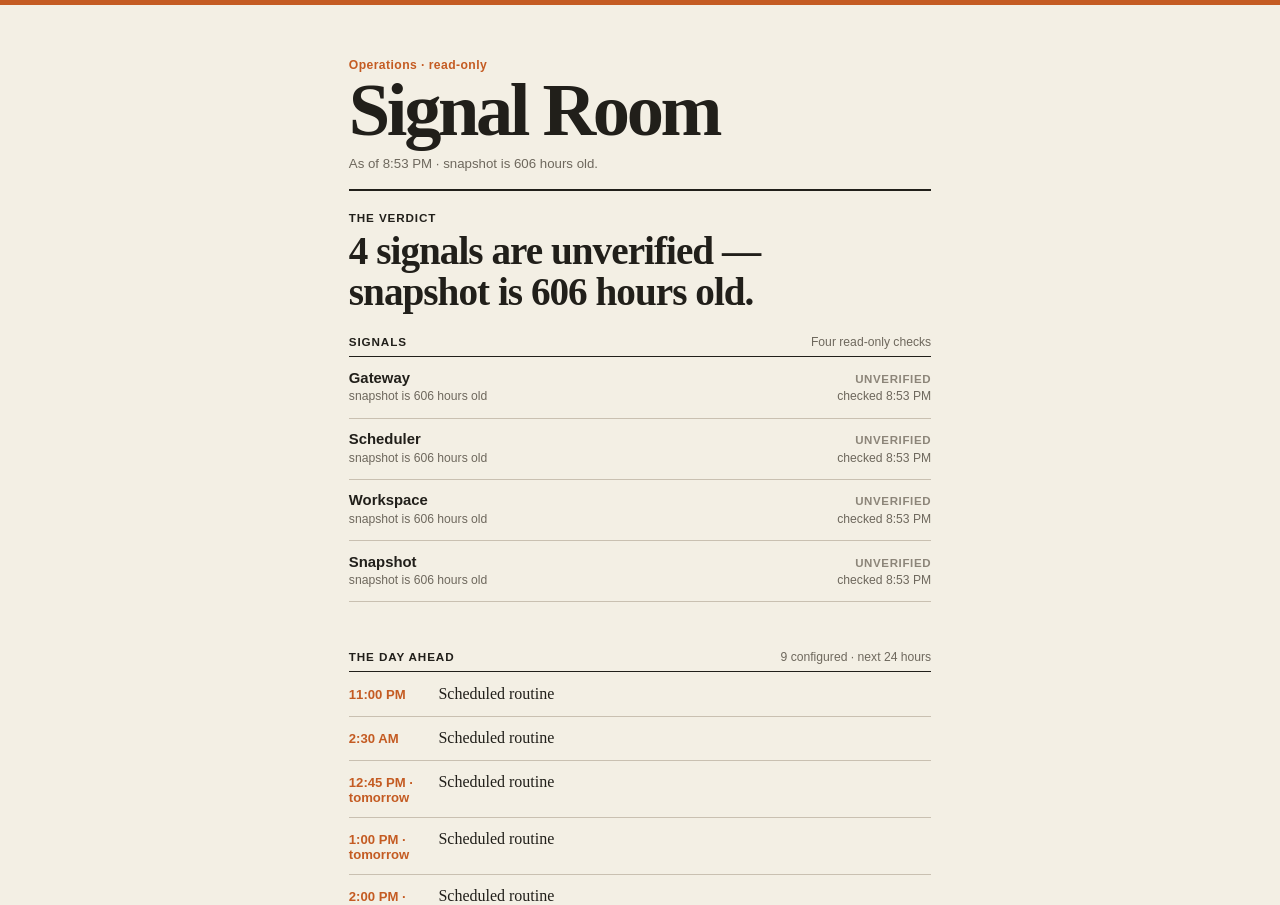
<file: index.html>
<!doctype html>
<html lang="en">
<meta charset="utf-8">
<meta name="viewport" content="width=device-width, initial-scale=1">
<title>Signal Room · Operations</title>
<meta http-equiv="refresh" content="0; url=./app/">
<link rel="canonical" href="./app/">
<a href="./app/">Open Signal Room · Operations</a>
</html>
</file>
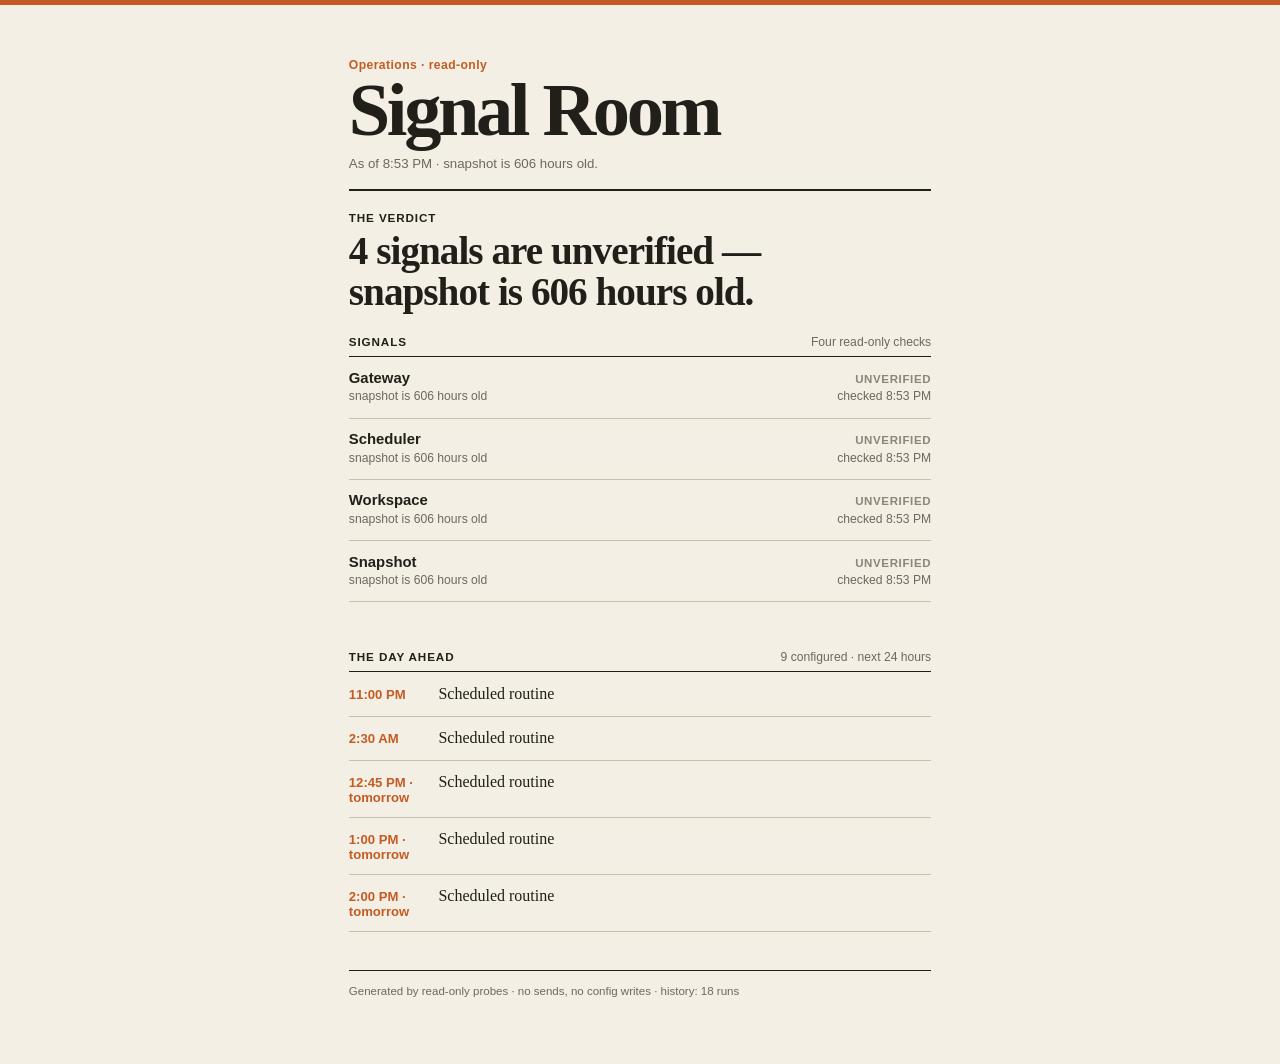
<file: app/index.html>
<!doctype html>
<html lang="en">
  <head>
    <meta charset="utf-8" />
    <meta name="viewport" content="width=device-width, initial-scale=1" />
    <meta name="description" content="A read-only operational signal report generated from local probes." />
    <meta name="theme-color" content="#f3efe4" />
    <title>Signal Room · Operations</title>
    <link rel="stylesheet" href="./style.css?v=d442d761738d" />
  </head>
  <body>
    <a class="skip-link" href="#main">Skip to signals</a>
    <main id="main" class="report">
      <header class="masthead">
        <p class="edition">Operations · read-only</p>
        <h1>Signal Room</h1>
        <p class="as-of" id="as-of" aria-live="polite">Reading snapshot…</p>
        <p class="sample-notice" id="sample-notice" hidden>Sample data — not live</p>
      </header>

      <section class="verdict" aria-labelledby="verdict-title">
        <h2 id="verdict-title">The verdict</h2>
        <p id="verdict-copy" aria-live="polite">Checking the four signals.</p>
      </section>

      <section class="signals" aria-labelledby="signals-title">
        <header class="section-heading">
          <h2 id="signals-title">Signals</h2>
          <span>Four read-only checks</span>
        </header>
        <div id="signal-list" class="signal-list" aria-live="polite"></div>
      </section>

      <section class="day-ahead" aria-labelledby="day-ahead-title">
        <header class="section-heading">
          <h2 id="day-ahead-title">The Day Ahead</h2>
          <span id="schedule-summary">Next 24 hours</span>
        </header>
        <ol id="schedule-list" class="schedule-list"></ol>
      </section>

      <footer class="colophon" id="colophon">
        Generated by read-only probes · no sends, no config writes · history unavailable
      </footer>
    </main>
    <script src="./app.js?v=03fc6202a6ea"></script>
  </body>
</html>
</file>
<file: app/style.css>
:root {
  --paper: #f3efe4;
  --paper-deep: #e7e0d2;
  --ink: #211f1a;
  --muted: #6e685d;
  --quiet: #8c8579;
  --rule: #c9c0b1;
  --accent: #c45b22;
  --down: #9f3329;
  --serif: "New York", Charter, Georgia, "Times New Roman", serif;
  --sans: "Avenir Next", Avenir, "Segoe UI", Helvetica, Arial, sans-serif;
  --mono: "SFMono-Regular", Menlo, Consolas, monospace;
}

* { box-sizing: border-box; }

html { background: var(--paper-deep); }

body {
  min-width: 20rem;
  margin: 0;
  color: var(--ink);
  background: var(--paper);
  font-family: var(--sans);
  -webkit-font-smoothing: antialiased;
}

h1, h2, h3, p { margin: 0; }

.skip-link {
  position: absolute;
  left: 1rem;
  top: -4rem;
  z-index: 1;
  background: var(--ink);
  color: var(--paper);
  padding: 0.65rem 0.85rem;
}

.skip-link:focus { top: 1rem; }

.report {
  width: min(100%, 40rem);
  min-height: 100dvh;
  margin: 0 auto;
  padding: 1.4rem 1.15rem 2.2rem;
}

.masthead {
  padding-bottom: 1rem;
  border-bottom: 0.15rem solid var(--ink);
}

.edition {
  margin-bottom: 0.3rem;
  color: var(--accent);
  font-size: 0.76rem;
  font-weight: 650;
  letter-spacing: 0.035em;
}

h1 {
  font-family: var(--serif);
  font-size: clamp(2.6rem, 13vw, 4.65rem);
  font-weight: 700;
  letter-spacing: -0.045em;
  line-height: 0.9;
}

.as-of {
  margin-top: 0.7rem;
  color: var(--muted);
  font-size: 0.83rem;
  font-variant-numeric: tabular-nums;
  line-height: 1.35;
}

.sample-notice {
  margin-top: 0.7rem;
  border-left: 0.2rem solid var(--accent);
  padding-left: 0.65rem;
  color: var(--ink);
  font-size: 0.82rem;
  font-weight: 650;
}

.verdict { padding: 1.3rem 0 1.45rem; }

.verdict h2,
.section-heading h2 {
  font-size: 0.73rem;
  font-weight: 700;
  letter-spacing: 0.075em;
  text-transform: uppercase;
}

.verdict p {
  max-width: 22ch;
  margin-top: 0.42rem;
  font-family: var(--serif);
  font-size: clamp(1.75rem, 7vw, 2.45rem);
  font-weight: 600;
  letter-spacing: -0.025em;
  line-height: 1.03;
  text-wrap: pretty;
}

.section-heading {
  display: flex;
  align-items: baseline;
  justify-content: space-between;
  gap: 1rem;
  padding-bottom: 0.45rem;
  border-bottom: 0.08rem solid var(--ink);
}

.section-heading span {
  color: var(--muted);
  font-size: 0.76rem;
  white-space: nowrap;
}

.signal-row {
  display: grid;
  grid-template-columns: 1fr auto;
  gap: 0.22rem 0.8rem;
  padding: 0.62rem 0 0.66rem;
  border-bottom: 0.06rem solid var(--rule);
}

.signal-name-state {
  display: flex;
  grid-column: 1 / -1;
  align-items: baseline;
  justify-content: space-between;
  gap: 1rem;
}

.signal-row h3 { font-size: 0.93rem; font-weight: 650; }

.signal-row strong {
  color: var(--ink);
  font-size: 0.72rem;
  font-weight: 750;
  letter-spacing: 0.055em;
  text-transform: uppercase;
}

.signal-row[data-state="attention"] strong { color: var(--accent); }
.signal-row[data-state="down"] strong { color: var(--down); }
.signal-row[data-state="unverified"] strong { color: var(--quiet); }

.signal-row p,
.signal-row time {
  color: var(--muted);
  font-size: 0.76rem;
  line-height: 1.3;
}

.signal-row p { overflow-wrap: anywhere; }

.signal-row time {
  align-self: end;
  font-variant-numeric: tabular-nums;
  white-space: nowrap;
}

.day-ahead { margin-top: 2.25rem; }

.schedule-list { margin: 0; padding: 0; list-style: none; }

.schedule-list li {
  display: grid;
  grid-template-columns: 4.25rem 1fr;
  gap: 0.6rem;
  align-items: baseline;
  padding: 0.72rem 0;
  border-bottom: 0.06rem solid var(--rule);
}

.schedule-list time {
  color: var(--accent);
  font-size: 0.82rem;
  font-weight: 700;
  font-variant-numeric: tabular-nums;
}

.schedule-name { font-family: var(--serif); font-size: 1rem; line-height: 1.25; }

.schedule-list code {
  grid-column: 2;
  color: var(--quiet);
  font-family: var(--mono);
  font-size: 0.68rem;
}

.schedule-list .empty-schedule {
  display: block;
  color: var(--muted);
  font-family: var(--serif);
  font-size: 1rem;
  line-height: 1.4;
}

.colophon {
  margin-top: 2.4rem;
  padding-top: 0.72rem;
  border-top: 0.08rem solid var(--ink);
  color: var(--muted);
  font-size: 0.72rem;
  line-height: 1.5;
}

@media (min-width: 48rem) {
  body { border-top: 0.35rem solid var(--accent); }
  .report { padding: 3.3rem 1.8rem 4rem; }
  .signal-row { grid-template-columns: minmax(0, 1fr) auto; padding-block: 0.78rem; }
  .day-ahead { margin-top: 3rem; }
  .schedule-list li { grid-template-columns: 5rem minmax(0, 1fr) auto; }
  .schedule-list code { grid-column: auto; }
}

@media (prefers-reduced-motion: reduce) {
  *, *::before, *::after { scroll-behavior: auto !important; }
}
</file>
